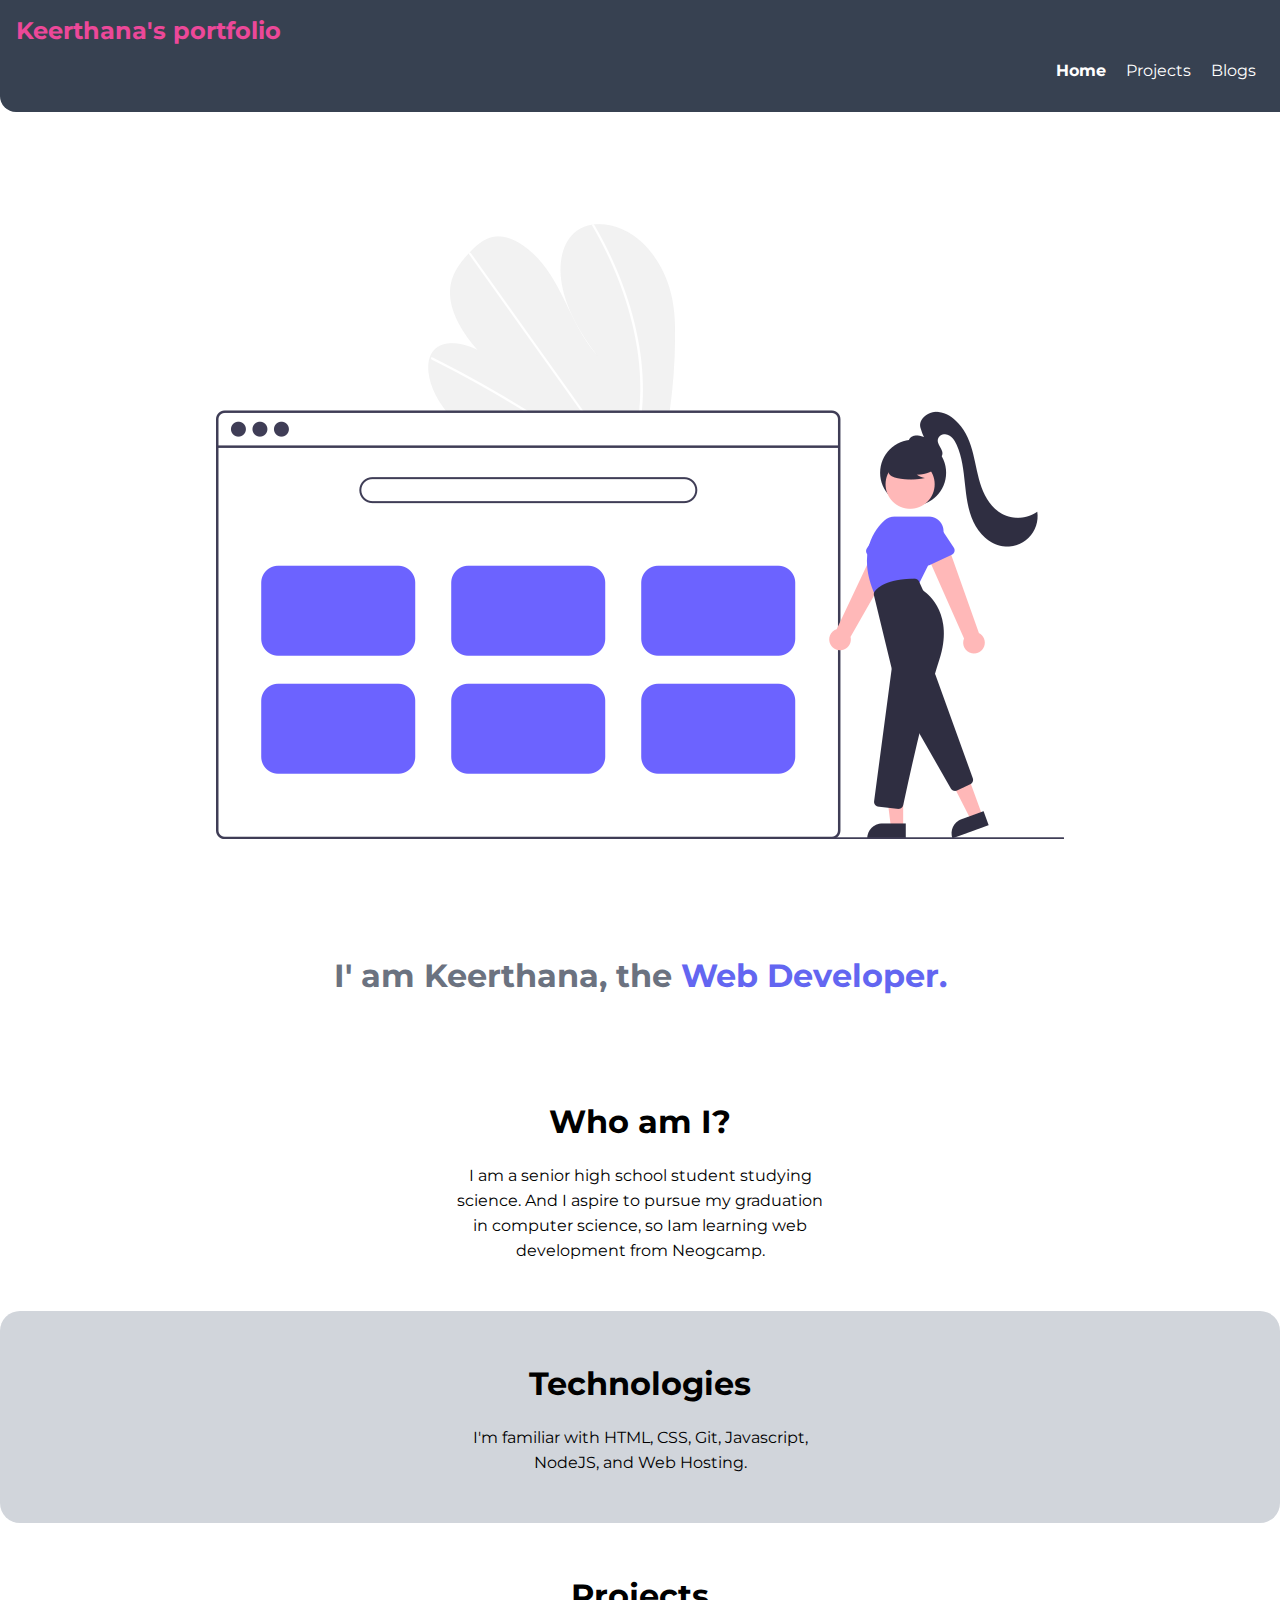
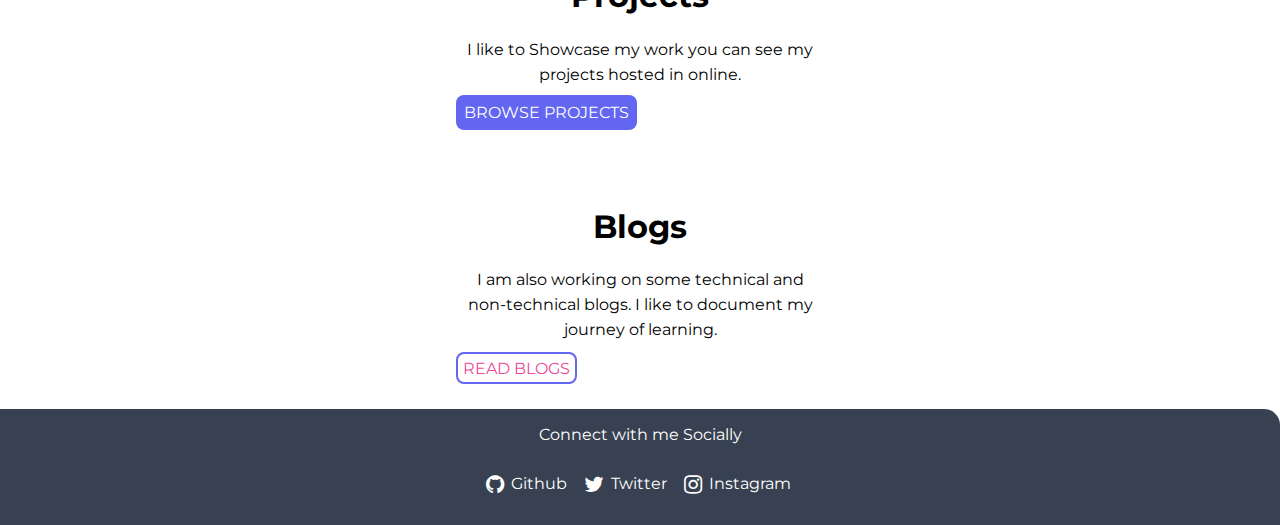
<file: index.html>
<!DOCTYPE html>
<html lang="en">
<head>
    <meta charset="UTF-8">
    <meta name="viewport" content="width=device-width, initial-scale=1.0">
    <title>My Portfolio</title>
    <link href="./main.css" rel="stylesheet">
    <link rel="stylesheet" href="https://cdnjs.cloudflare.com/ajax/libs/font-awesome/4.7.0/css/font-awesome.min.css">
</head>
<body>
   <nav class="navigation container">
    <div class="nav">Keerthana's portfolio</div>
     <ul class="list-non-bullet nav-pills">
       <li class="list-item-inline">
        <a class="link link-active" href="/">Home</a>
       </li>
       <li class="list-item-inline">
        <a class="link" href="/projects.html">Projects</a>
       </li>
       <li class="list-item-inline">
        <a class="link" href="/blogs.html">Blogs</a>
       </li>
     </ul>
   </nav>
  <header class="hero">
    <img class="hero-img" src="images/portfolio.png" alt="portfolio.png">
    <h1 class="hero-heading">I' am Keerthana, the <span class="heading-inverted">Web Developer.</span></h1>
</header>
<section class="section">
  <div class="container container-center">
    <h1>Who am I?</h1>
    <p>I am a senior high school student studying science. And I aspire to pursue my graduation in computer science, so Iam learning web development from Neogcamp.</p>
  </div>
</section>
<section class="section ow">
    <div class="container container-center">
      <h1>Technologies</h1>
      <p>I'm familiar with HTML, CSS, Git, Javascript, NodeJS, and Web Hosting.</p>
    </div>
</section>
<section class="section">
    <div class="container container-center">
      <h1>Projects</h1>
      <p>I like to Showcase my work you can see my projects hosted in online.</p>
      <a class="link link-primary" href="./projects.html">BROWSE PROJECTS</a>
    </div>
</section>
<section class="section">
    <div class="container container-center">
      <h1>Blogs</h1>
      <p>I am also working on some technical and non-technical blogs. I like to document my journey of learning.</p>
      <a class="link link-secondary" href="./blogs.html">READ BLOGS</a>
    </div>
</section>
<footer class="footer">
    <div class="footer-header">Connect with me Socially</div>
    <ul class="social-links list-non-bullet">
      <li class="list-item-inline">
        <i class="fa fa-github fa-lg"></i>
        <a class="link" href="https://github.com/iamkeerthana">Github</a>
      </li>
      <li class="list-item-inline">
        <i class="fa fa-twitter fa-lg"></i>
        <a class="link" href="https://twitter.com/iamkeerthana22">Twitter</a>
      </li>
      <li class="list-item-inline">
        <i class="fa fa-instagram fa-lg"></i>
        <a class="link" href="https://www.instagram.com/iamkeerthanareddy22/">Instagram</a>
      </li>
    </ul>
</footer>
</body>
</html>
</file>
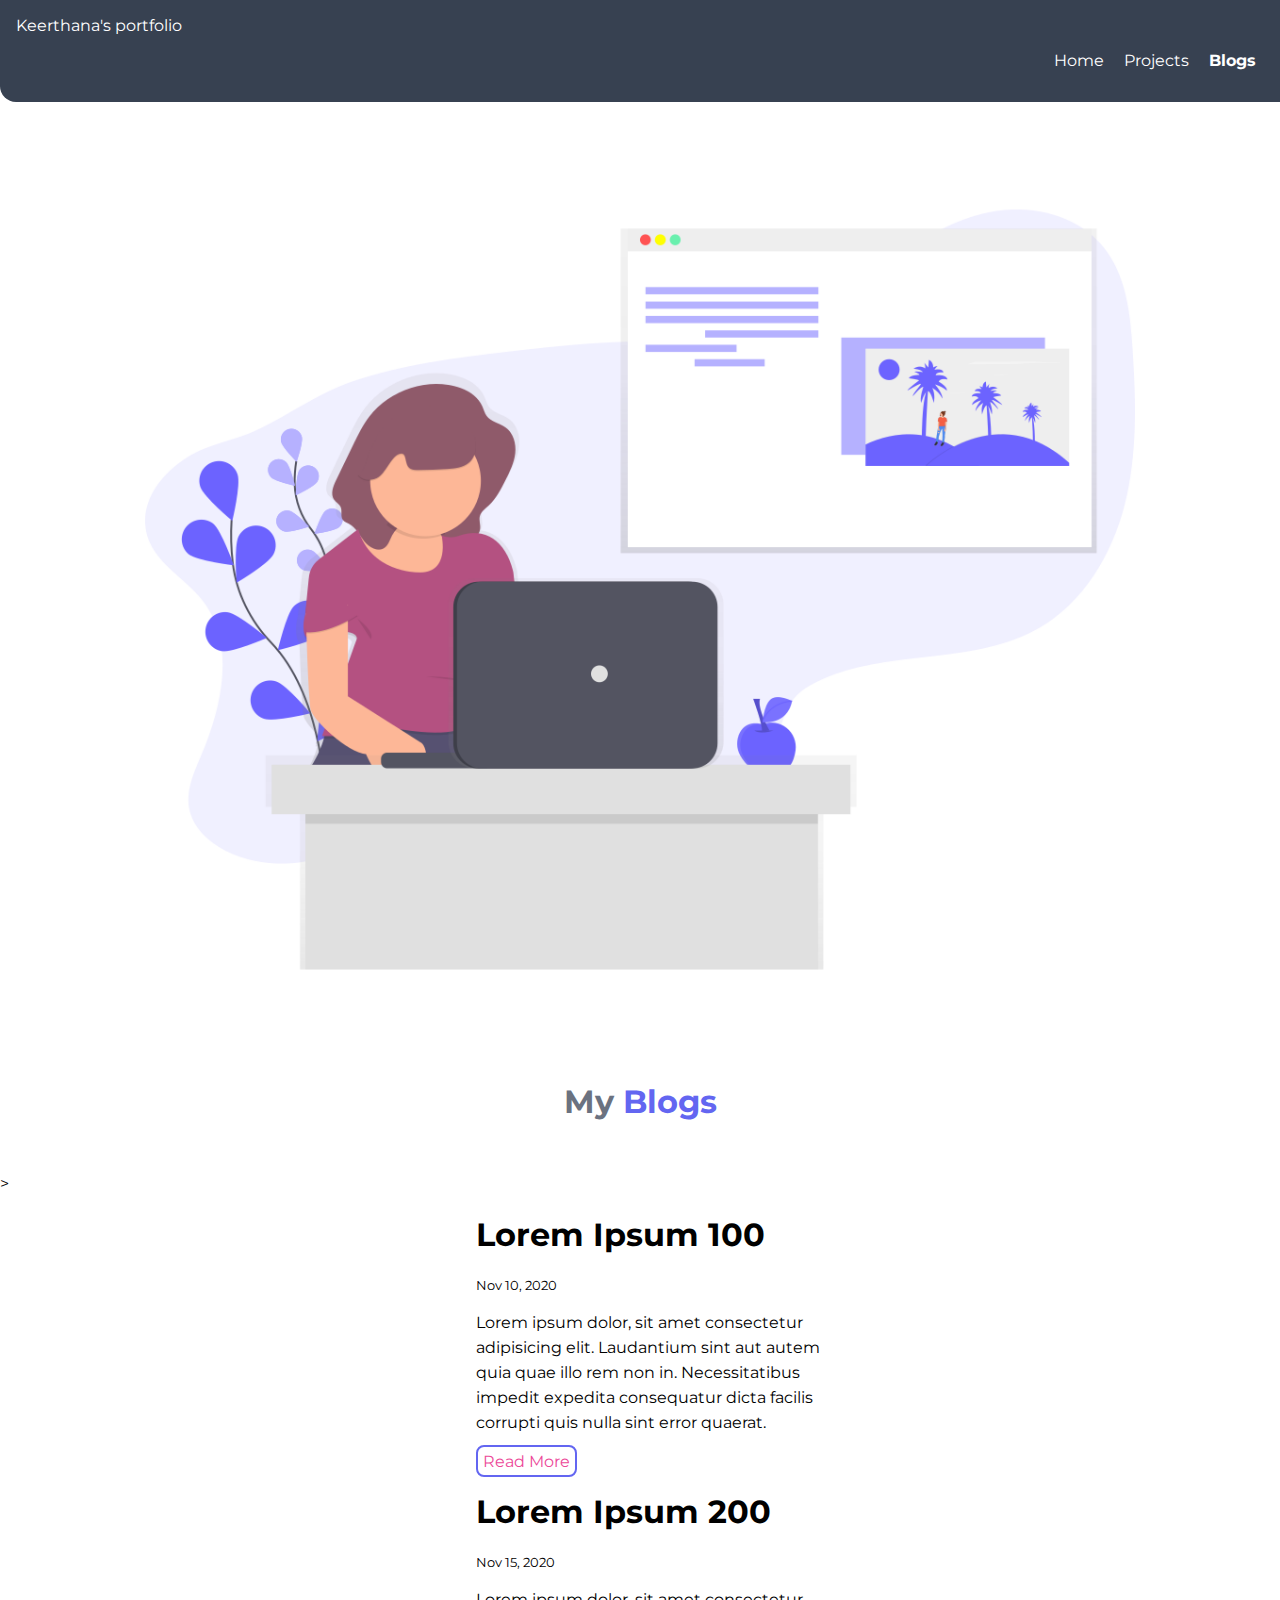
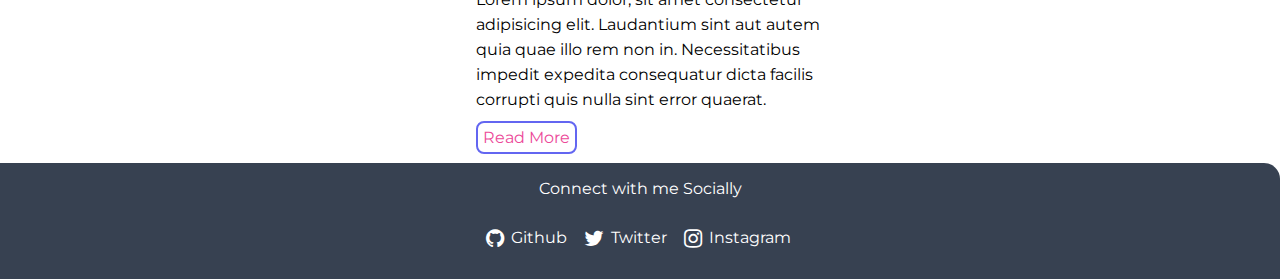
<file: blogs.html>
<!DOCTYPE html>
<html lang="en">
<head>
    <meta charset="UTF-8">
    <meta name="viewport" content="width=device-width, initial-scale=1.0">
    <link href="main.css" rel="stylesheet" />
    <link rel="stylesheet" href="https://cdnjs.cloudflare.com/ajax/libs/font-awesome/4.7.0/css/font-awesome.min.css">
    <title>Blogs</title>
</head>
<body>
  <nav class="navigation container">
    <div class="nav-brand">Keerthana's portfolio</div>
       <ul class="list-non-bullet nav-pills">
          <li class="list-item-inline">
            <a class="link" href="/">Home</a>
          </li>
          <li class="list-item-inline">
            <a class="link" href="/projects.html">Projects</a>
          </li>
          <li class="list-item-inline">
            <a class="link link-active" href="/blogs.html">Blogs</a>
          </li>
        </ul>
    </nav>
    <header class="hero">
        <img class="hero-img" src="images/blogging.png" alt="blogging.png">
        <h1 class="hero-heading">My <span class="heading-inverted"> Blogs</span></h1>
    </header>
    >
    <ul class="list-non-bullet">
       <li>
          <div class="container container-center">
            <h1>Lorem Ipsum 100</h1>
            <small>Nov 10, 2020</small>
            <p>Lorem ipsum dolor, sit amet consectetur adipisicing elit. Laudantium sint aut autem quia quae illo rem non in. Necessitatibus impedit expedita consequatur dicta facilis corrupti quis nulla sint error quaerat.</p>
            <a class="link link-secondary" href="blogs/blog1.html">Read More</a>
          </div>
        </li>
        <li>
          <div class="container container-center">
            <h1>Lorem Ipsum 200</h1>
            <small>Nov 15, 2020</small>
            <p>Lorem ipsum dolor, sit amet consectetur adipisicing elit. Laudantium sint aut autem quia quae illo rem non in. Necessitatibus impedit expedita consequatur dicta facilis corrupti quis nulla sint error quaerat.</p>
            <a class="link link-secondary" href="blogs/blog2.html">Read More</a>
          </div>
        </li>
      </ul>
      <footer class="footer">
        <div class="footer-header">Connect with me Socially</div>
        <ul class="social-links list-non-bullet">
          <li class="list-item-inline">
            <i class="fa fa-github fa-lg"></i>
            <a class="link" href="https://github.com/iamkeerthana">Github</a>
          </li>
          <li class="list-item-inline">
            <i class="fa fa-twitter fa-lg"></i>
            <a class="link" href="https://twitter.com/iamkeerthana22">Twitter</a>
          </li>
          <li class="list-item-inline">
            <i class="fa fa-instagram fa-lg"></i>
            <a class="link" href="https://www.instagram.com/iamkeerthanareddy22/">Instagram</a>
          </li>
        </ul>
    </footer>
</body>
</html>
</file>
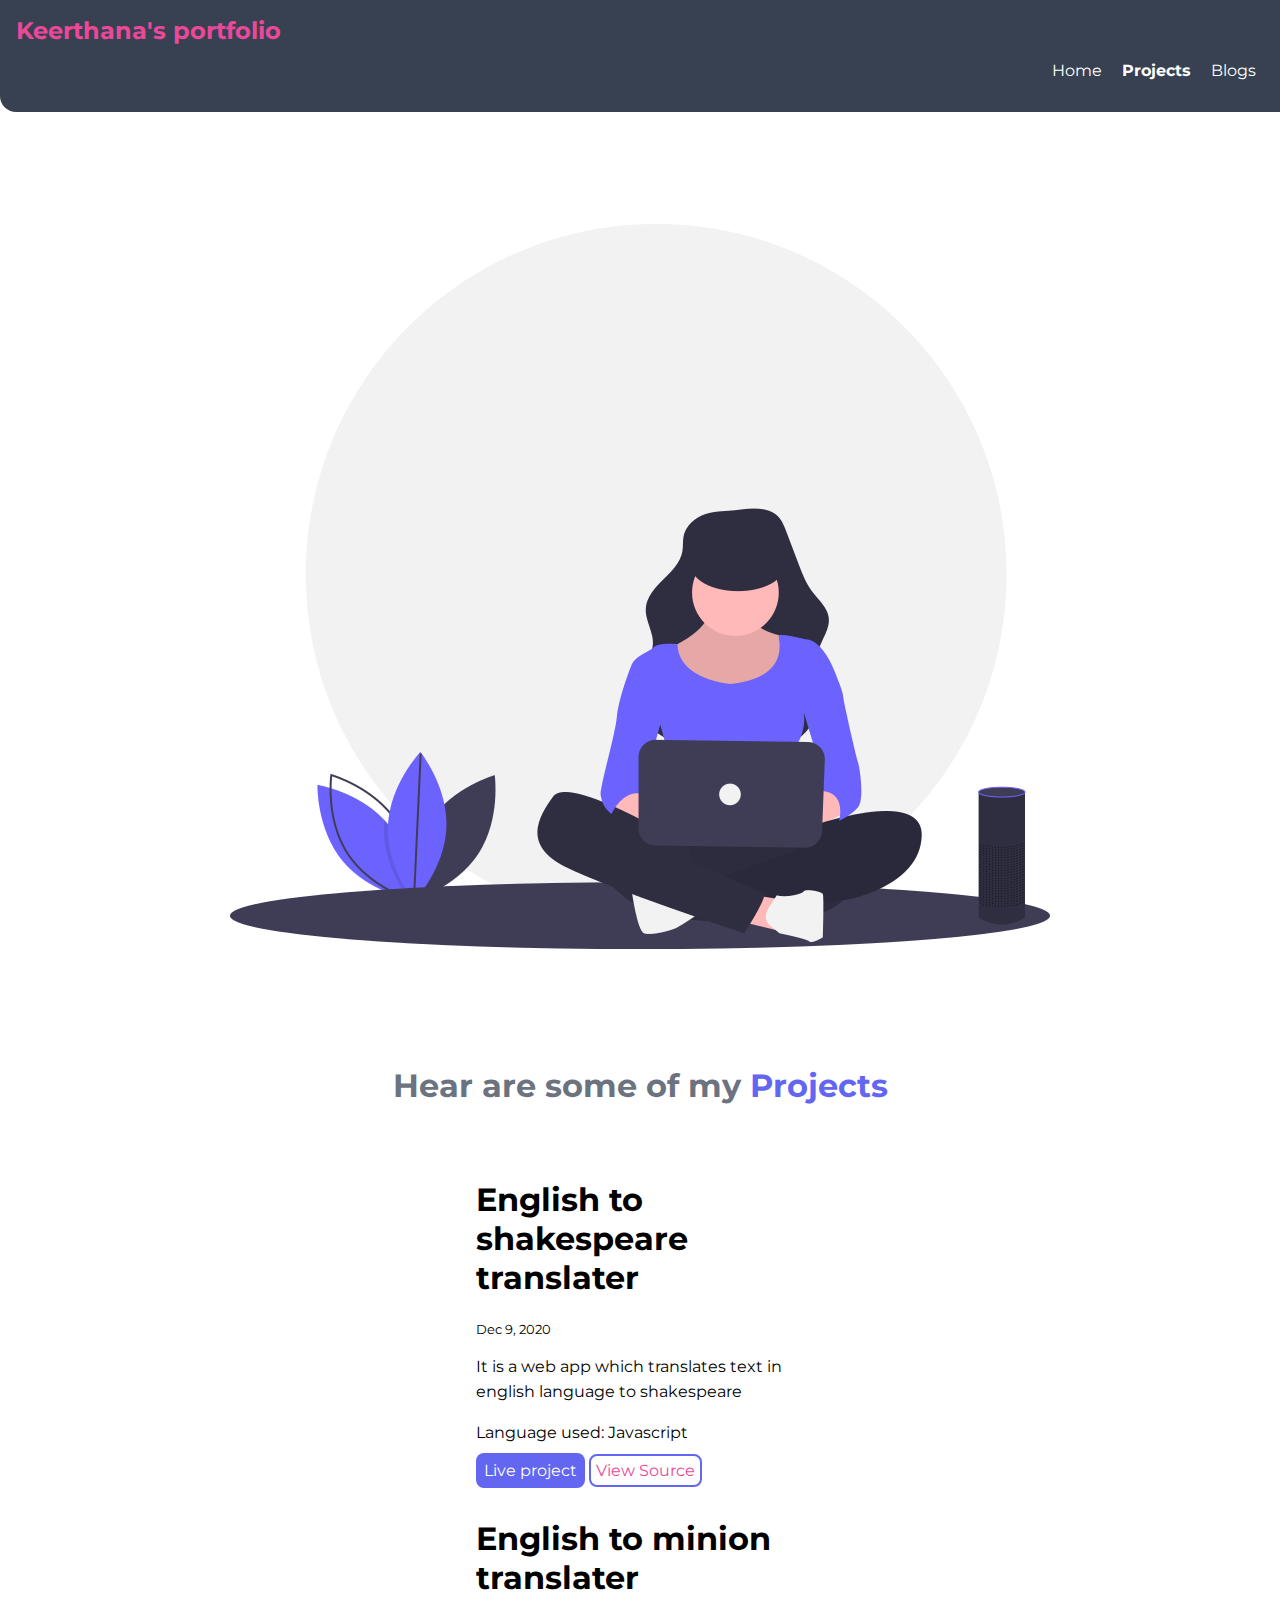
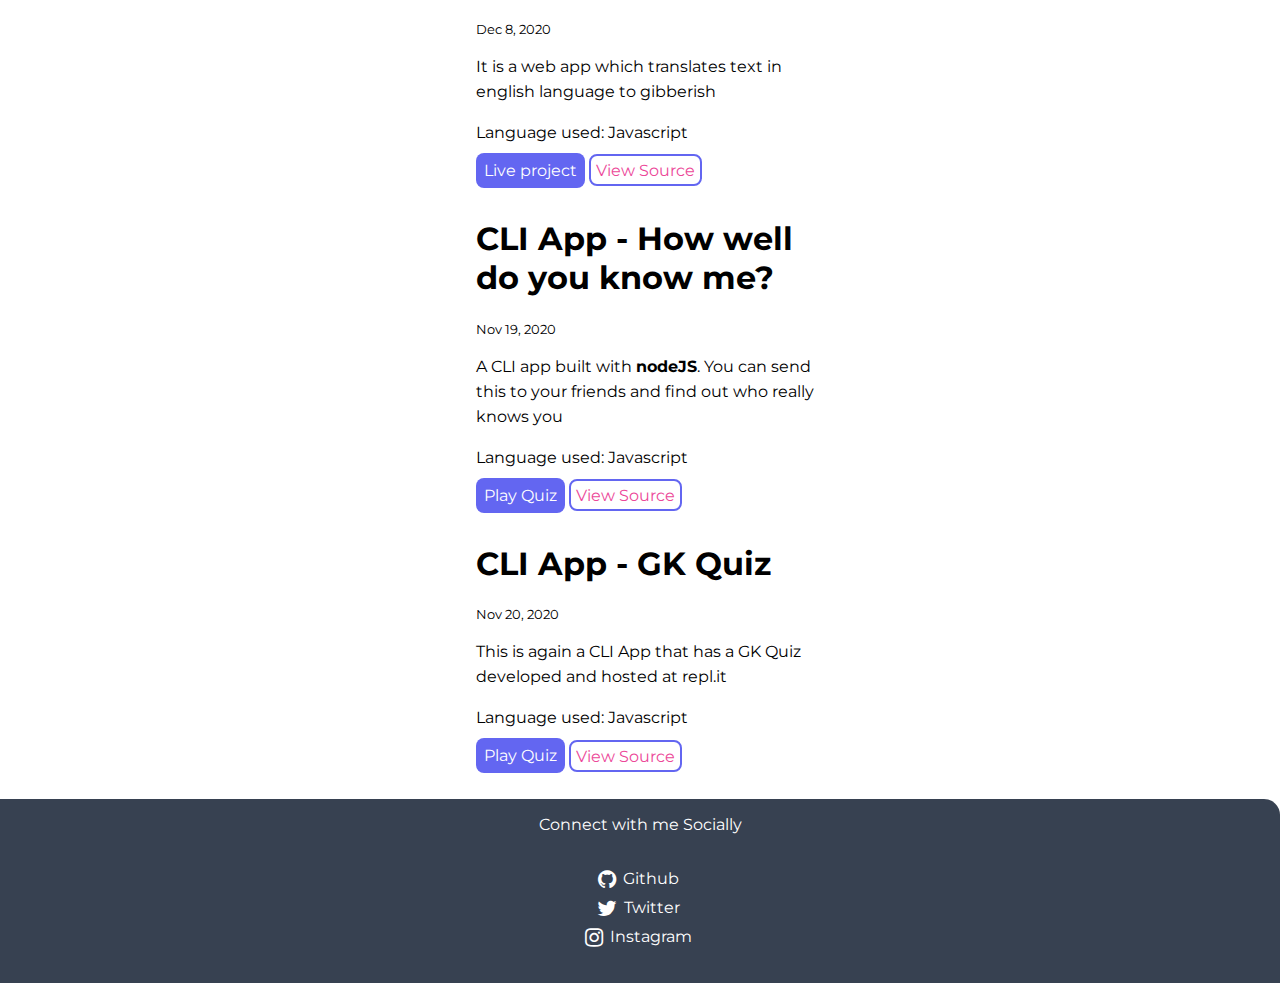
<file: projects.html>
<!DOCTYPE html>
<html lang="en">
<head>
    <meta charset="UTF-8">
    <meta name="viewport" content="width=device-width, initial-scale=1.0">
    <link href="main.css" rel="stylesheet" />
    <link rel="stylesheet" href="https://cdnjs.cloudflare.com/ajax/libs/font-awesome/4.7.0/css/font-awesome.min.css">
    <title>projects</title>
</head>
<body>
  <nav class="navigation container">
    <div class="nav">Keerthana's portfolio</div>
      <ul class="list-non-bullet nav-pills">
        <li class="list-item-inline">
          <a class="link" href="/">Home</a>
        </li>
        <li class="list-item-inline">
          <a class="link link-active" href="/projects.html">Projects</a>
        </li>
        <li class="list-item-inline">
          <a class="link" href="/blogs.html">Blogs</a>
        </li>
      </ul>
  </nav>
  <header class="hero">
    <img class="hero-img" src="images/project.png" alt="project.png">
    <h1 class="hero-heading">Hear are some of my <span class="heading-inverted">Projects</span></h1>
  </header>
    <ul class="list-non-bullet">
      <li class="list">
        <div class="container container-center">
          <h1>English to shakespeare translater</h1>
          <small>Dec 9, 2020</small>
          <p>It is a web app which translates text in english language to shakespeare</p>
          <p>Language used: Javascript</p>
          <a class="link link-primary" href="https://keerthana-ng-shakespeare-talk.netlify.app">Live project</a>
          <a class="link link-secondary" href="https://github.com/iamkeerthana/ng-shakespeare-talk">View Source</a>
        </div>
      </li> 
      <li class="list">
        <div class="container container-center">
          <h1>English to minion translater</h1>
          <small>Dec 8, 2020</small>
          <p>It is a web app which translates text in english language to gibberish</p>
          <p>Language used: Javascript</p>
          <a class="link link-primary" href="https://keerthana-ng-banana-talk.netlify.app">Live project</a>
          <a class="link link-secondary" href="https://github.com/iamkeerthana/ng-banana-talk">View Source</a>
        </div>
      </li> 
       <li class="list">
          <div class="container container-center">
            <h1>CLI App - How well do you know me?</h1>
            <small>Nov 19, 2020</small>
            <p>A CLI app built with <strong>nodeJS</strong>. You can send this to your friends and find out who really knows you</p>
            <p>Language used: Javascript</p>
            <a class="link link-primary" href="https://repl.it/@iamkeerthana/end-game?embed=1&output=1">Play Quiz</a>
            <a class="link link-secondary" href="https://github.com/iamkeerthana/end-game">View Source</a>
          </div>
        </li>
        <li class="list">
          <div class="container container-center">
            <h1>CLI App - GK Quiz</h1>
            <small>Nov 20, 2020</small>
            <p>This is again a CLI App that has a GK Quiz developed and hosted at repl.it</p>
            <p>Language used: Javascript</p>
            <a class="link link-primary" href="https://repl.it/@iamkeerthana/quiz-game?embed=1&output=1">Play Quiz</a>
            <a class="link link-secondary" href="https://github.com/iamkeerthana/quiz-game">View Source</a>
          </div>
        </li> 
      </ul>
      <footer class="footer">
        <div class="footer-header">Connect with me Socially</div>
        <ul class="social-links list-non-bullet">
          <li class="footer-link">
            <i class="fa fa-github fa-lg"></i>
            <a class="link" href="https://github.com/iamkeerthana">Github</a>
          </li>
          <li class="footer-link">
            <i class="fa fa-twitter fa-lg"></i>
            <a class="link" href="https://twitter.com/iamkeerthana22">Twitter</a>
          </li>
          <li class="footer-link">
            <i class="fa fa-instagram fa-lg"></i>
            <a class="link" href="https://www.instagram.com/iamkeerthanareddy22/">Instagram</a>
          </li>
        </ul>
    </footer>
</body>
</html>
</file>
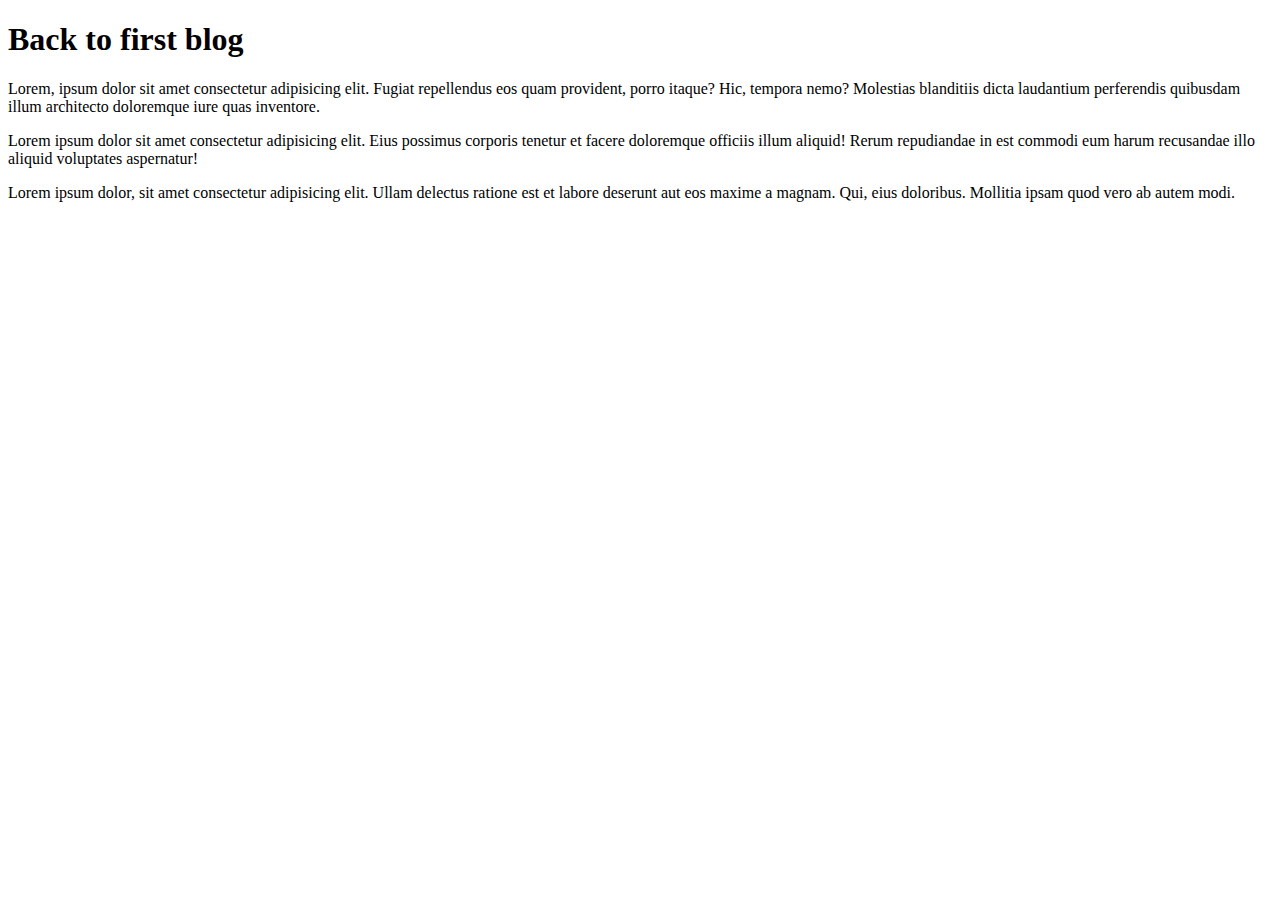
<file: blogs/blog1.html>
<!DOCTYPE html>
<html lang="en">
<head>
    <meta charset="UTF-8">
    <meta name="viewport" content="width=device-width, initial-scale=1.0">
    <title>Blogs</title>
</head>
<body>
    <h1>Back to first blog</h1>
    <p>Lorem, ipsum dolor sit amet consectetur adipisicing elit. Fugiat repellendus eos quam provident, porro itaque? Hic, tempora nemo? Molestias blanditiis dicta laudantium perferendis quibusdam illum architecto doloremque iure quas inventore.</p>
    <p>Lorem ipsum dolor sit amet consectetur adipisicing elit. Eius possimus corporis tenetur et facere doloremque officiis illum aliquid! Rerum repudiandae in est commodi eum harum recusandae illo aliquid voluptates aspernatur!</p>
    <p >Lorem ipsum dolor, sit amet consectetur adipisicing elit. Ullam delectus ratione est et labore deserunt aut eos maxime a magnam. Qui, eius doloribus. Mollitia ipsam quod vero ab autem modi.</p>
</body>
</html>
</file>
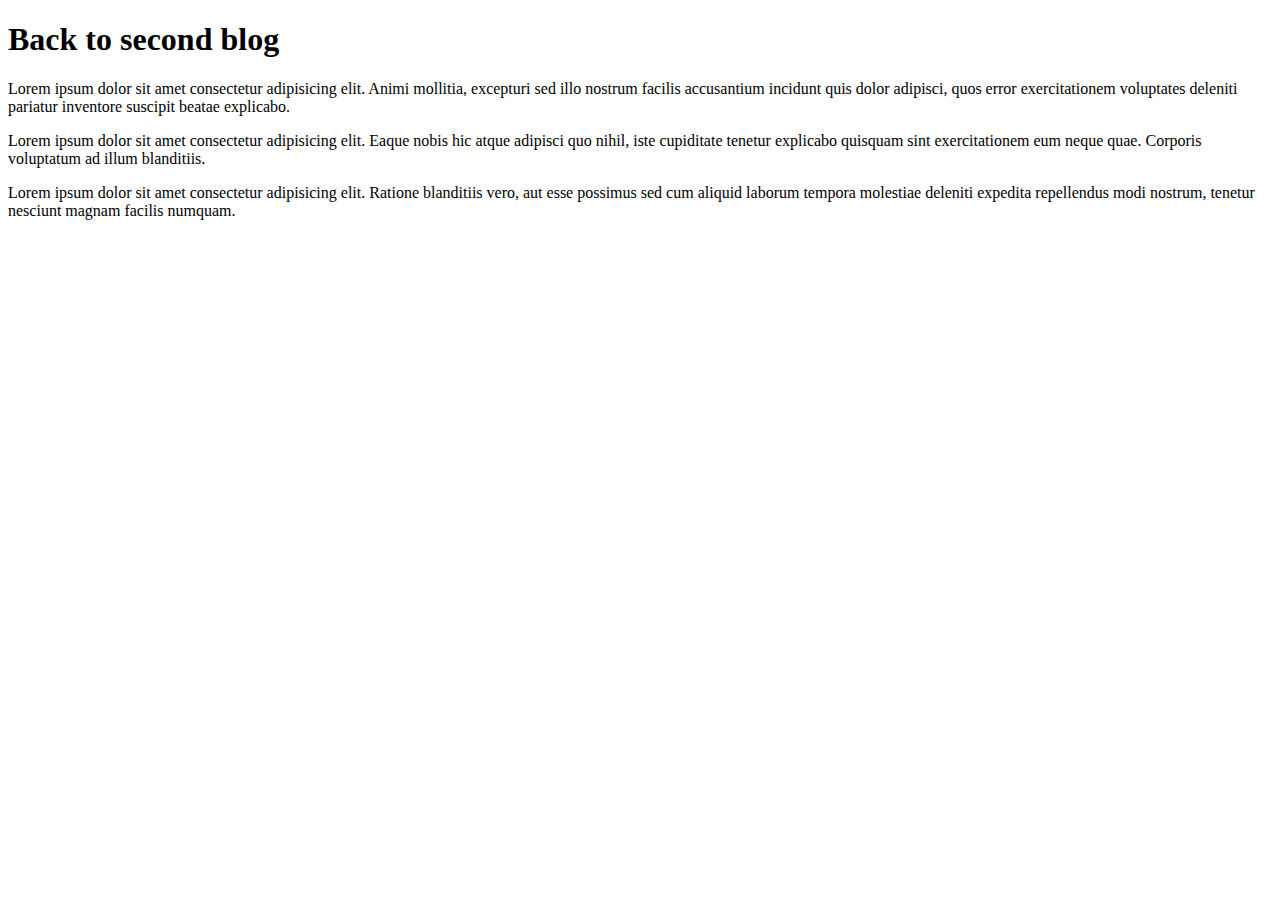
<file: blogs/blog2.html>
<!DOCTYPE html>
<html lang="en">
<head>
    <meta charset="UTF-8">
    <meta name="viewport" content="width=device-width, initial-scale=1.0">
    <title>Blogs</title>
</head>
<body>
    <h1>Back to second blog</h1>
    <p>Lorem ipsum dolor sit amet consectetur adipisicing elit. Animi mollitia, excepturi sed illo nostrum facilis accusantium incidunt quis dolor adipisci, quos error exercitationem voluptates deleniti pariatur inventore suscipit beatae explicabo.</p>
    <p>Lorem ipsum dolor sit amet consectetur adipisicing elit. Eaque nobis hic atque adipisci quo nihil, iste cupiditate tenetur explicabo quisquam sint exercitationem eum neque quae. Corporis voluptatum ad illum blanditiis.</p>
    <p>Lorem ipsum dolor sit amet consectetur adipisicing elit. Ratione blanditiis vero, aut esse possimus sed cum aliquid laborum tempora molestiae deleniti expedita repellendus modi nostrum, tenetur nesciunt magnam facilis numquam.</p>
</body>
</html>
</file>
<file: main.css>
@import url('https://fonts.googleapis.com/css2?family=Montserrat:wght@400;700&display=swap');

* {
    box-sizing: border-box;
}

:root {
    --primary-color: #374151;
    --purple:  #6366F1;
    --gray: #6B7280;
    --white: #F3F4F6;
    --light-gray:#D1D5DB;
    --pink:#EC4899;
}

body {
    font-family: 'Montserrat', sans-serif;
    margin: 0px
}

hr {
    margin: 2rem 0rem;
}
/** container **/
.container {
    padding: 0rem 1rem;
}

.container-center {
    max-width: 400px;
    align-items: center;
    margin: auto;
}

/** links **/
.link {
    text-decoration: none;
    padding: 0rem 0.2rem;
}

.link-primary {
    background-color: var(--purple);
    border-radius: 0.5rem;
    color: white;
    text-align: center;
    padding: 0.5rem;
}

.link-secondary {
    color: var(--pink);
    border-radius: 0.5rem;
    border: 2px solid var(--purple);
    padding: 0.3rem;
}

/** lists **/

.list-non-bullet {
    list-style: none;
}

.list-item-inline {
    display: inline;
    padding: 0rem 0.3rem;
}

.list {
    padding-bottom: 18px;
}
/** nav **/
.navigation {
    background-color: var(--primary-color);
    color: white;
    padding: 1rem;
    border-bottom-left-radius: 1rem;
}

.navigation .nav {
    font-weight: bold;
    color: var(--pink);
    font-size: x-large;
}

.navigation .nav-pills {
    text-align: right;
}

.navigation .link {
    color: white;
}

.navigation .link-active {
    font-weight: bold;
}
/** header **/
.hero {
    padding: 2rem;

}

.hero .hero-img {
    max-width: 100%;
    display: block;
    margin: auto;
}

.hero .hero-heading {
    text-align: center;
    padding-top: 1rem;
    color: var(--gray);
}

.hero .hero-heading .heading-inverted {
    color: var(--purple);
}

/** sections **/

.section {
    padding: 2rem;
}

.section h1 {
    text-align: center;

}
.section p {
    text-align: center;
}
.ow {
    background-color: var(--light-gray);
    border-radius: 20px;
    text-align: center;
}

/** footers **/

.footer {
    background-color: var(--primary-color);
    padding: 1rem 2rem;
    text-align: center;
    color: white;
    border-top-right-radius: 1rem;
}
.footer-link {
    padding: 5px;
}

.footer-header {
    margin-bottom: 30px;
}

.footer .link {
    color: white;
}

.footer ul {
    padding-inline-start: 0px;
}

p {
    line-height: 25px;
}
</file>
